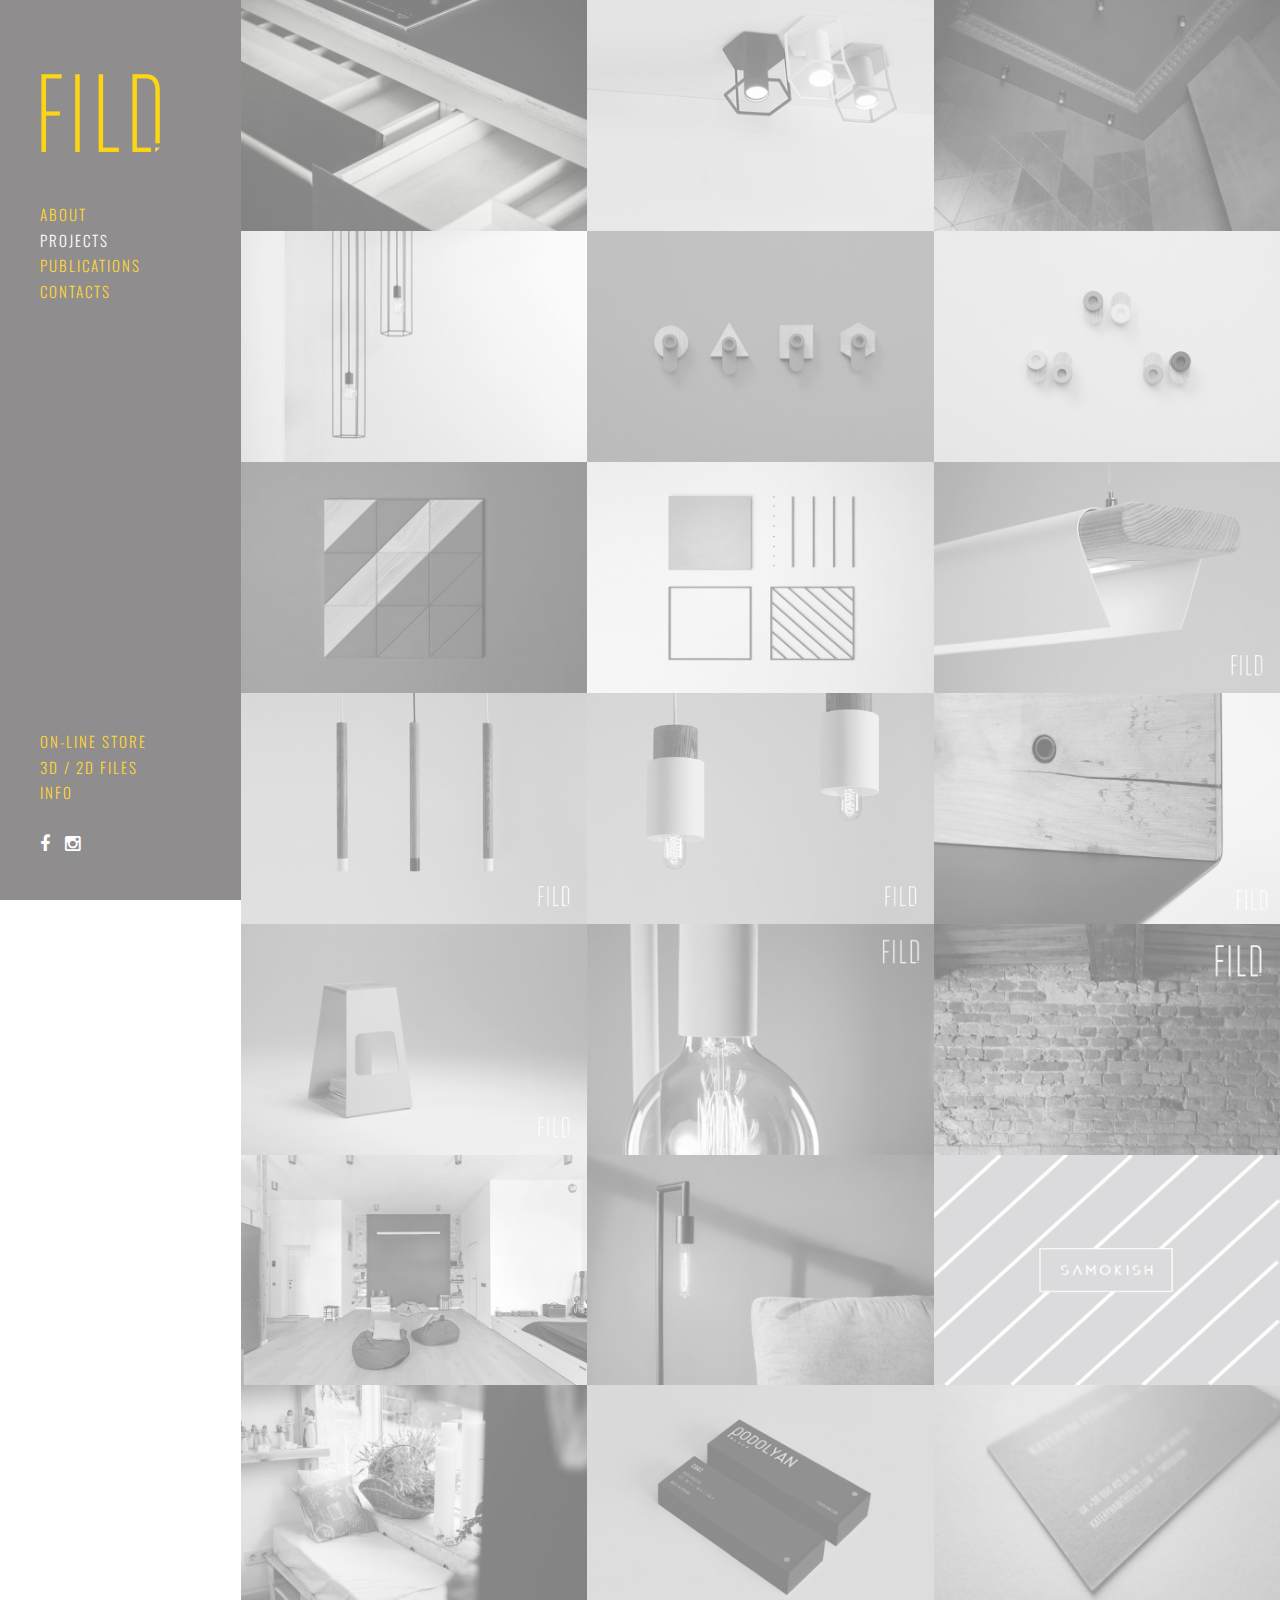
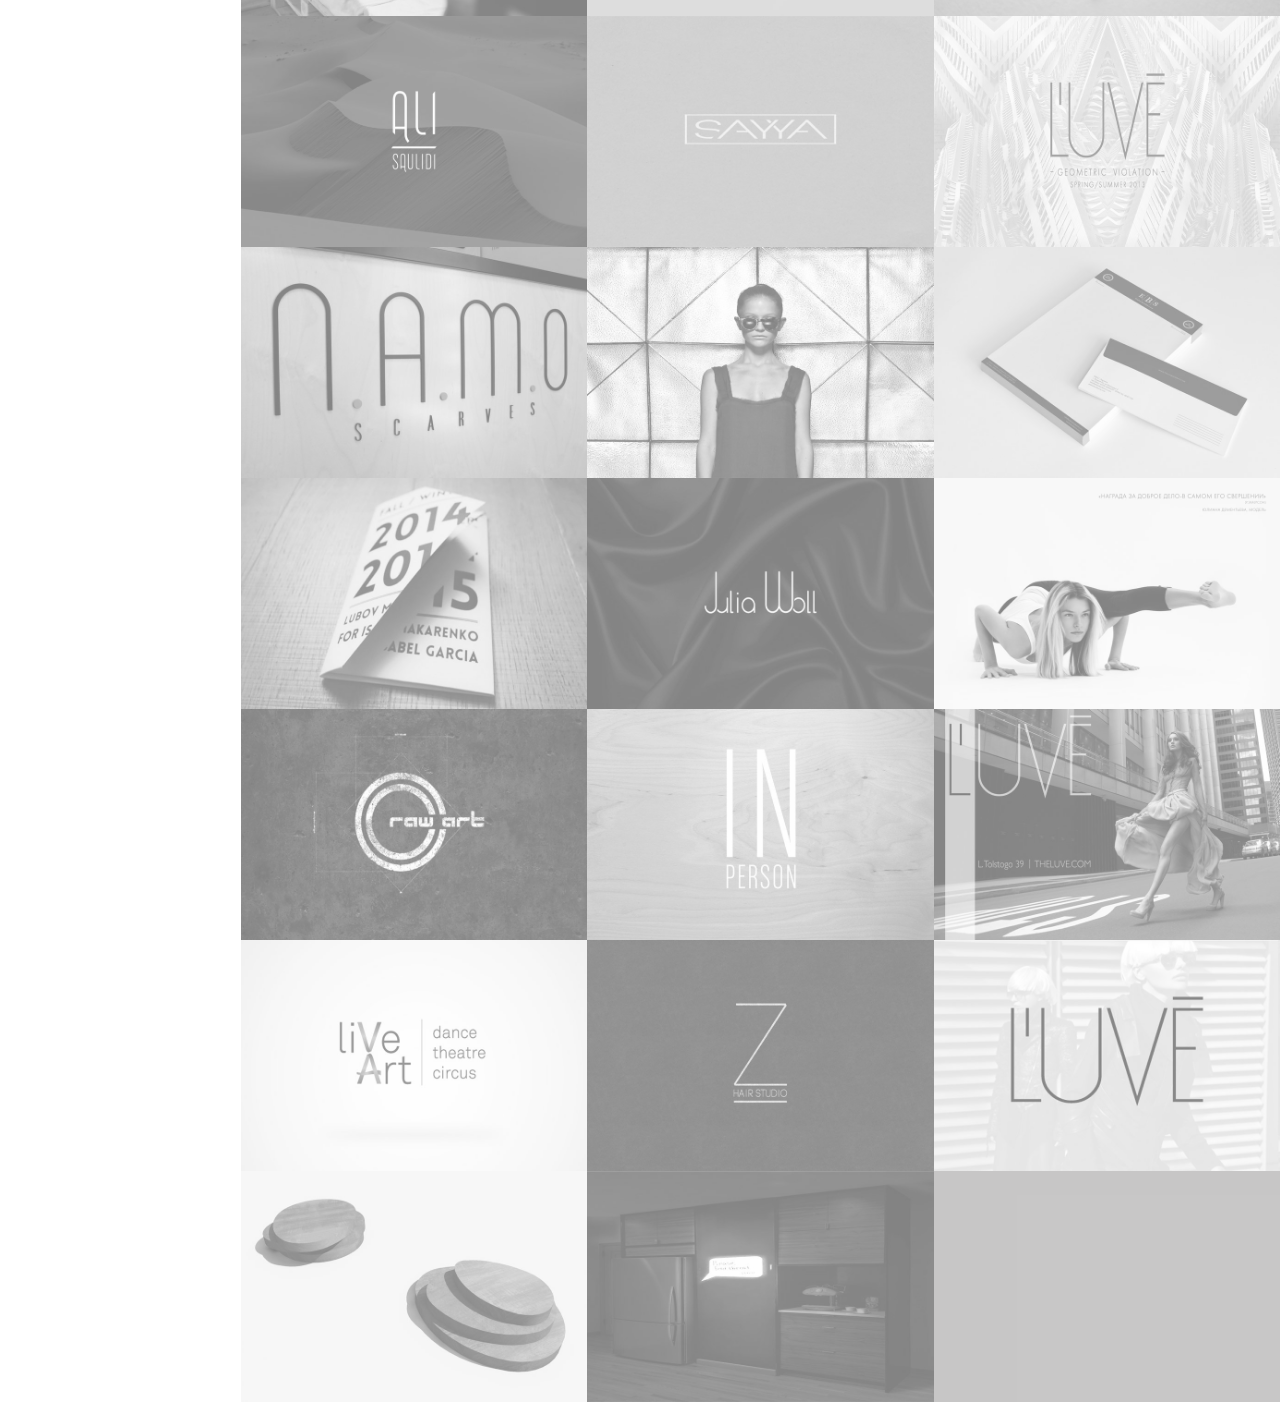
<file: index.html>
<!DOCTYPE html>
<!--[if lt IE 7]><html lang="ru" class="lt-ie9 lt-ie8 lt-ie7"><![endif]-->
<!--[if IE 7]><html lang="ru" class="lt-ie9 lt-ie8"><![endif]-->
<!--[if IE 8]><html lang="ru" class="lt-ie9"><![endif]-->
<!--[if gt IE 8]><!-->
<html>
    <!--<![endif]-->
    <head>
        <meta charset="utf-8" />
        <title>FILD_ME</title>
        <link rel="shortcut icon" type="image/x-icon" href="img/favicon.ico">
        <meta name="description" content="" />
        <meta http-equiv="X-UA-Compatible" content="IE=edge" />
        <meta name="viewport" content="width=device-width, initial-scale=1.0" />
        <link rel="shortcut icon" href="favicon.png" />
        <link rel="stylesheet" href="libs/font-awesome-4.2.0/css/font-awesome.min.css" />
        <link rel="stylesheet" href="css/fonts.css" />
        <link rel="stylesheet" href="css/main.css" />
        <link rel="stylesheet" href="css/media.css" />
        <link href="https://fonts.googleapis.com/css?family=Oswald:300" rel="stylesheet">
    </head>
    <body>
        <div class="wrapper">
            <div class="header_wrap">

                <div class="logo_img">
                    <a href="index.html"><img src="img/logo.png" alt="FILD_ME" /></a>
                </div>
                <div class="top_bar">
                    <button class="fa fa-bars hidden-lg" aria-hidden="true"></button>
                </div>
            </div>
            <div class="wrapper_navigation">

                <button class="fa fa-times x" aria-hidden="true" ></button>

                <menu class="navigation">
                    <li><a href="about.html">About</a></li>
                    <li class="active" ><a href="index.html" > Projects</a></li>
                    <li><a href="publications.html">Publications</a></li>
                    <li><a href="contacts.html">Contacts</a></li>
                </menu>

                <div class="footer_wrap">
                    <menu class="footer_wrap_nav">
                        <li><a href="online_store.html">ON-LINE STORE</a></li>
                        <li ><a href="3d_models.html">3D / 2D FILES</a></li>
                        <li ><a href="info.html">info</a></li>
                    </menu>
                    <div class="soc_icon">
                        <menu>
                            <a href="#"><i class="fa fa-facebook" aria-hidden="true"></i></a> 
                            <a href="#"><i class="fa fa-instagram" aria-hidden="true"></i></a> 
                        </menu>
                    </div>

                </div>
            </div>

        </div>
        <div class="abc">
            <div class="catalog">

                <div class="tills">
                    <img src="img/item_block1.jpg" alt="CHIA Kitchen for ANOVA" />
                    <a href="product_page.html" title="CHIA Kitchen for ANOVA">
                        <span class="dt">
                            <span class="till_content">
                                <span class="till_txt">
                                    CHIA Kitchen for ANOVA
                                </span>

                            </span>

                        </span>
                    </a>
                </div>

                <div class="tills">                   
                    <img src="img/till2.png" alt="archi" />
                    <a href="product_page.html" title="archi">
                        <span class="dt">
                            <span class="till_content">
                                <span class="till_txt">
                                    archi
                                </span>

                            </span>

                        </span>
                    </a>
                </div>

                <div class="tills">
                    <div class="figure">
                        <img src="img/till3f.jpg" alt="podolyan store project" />
                    </div>

                    <a href="product_page.html" title="podolyan store project">
                        <span class="dt">
                            <span class="till_content">
                                <span class="till_txt">
                                    podolyan store project
                                </span>

                            </span>

                        </span>
                    </a>
                </div>

                <div class="tills">
                    <img src="img/till4.jpg" alt="lines" />
                    <a href="product_page.html" title="lines">
                        <span class="dt">
                            <span class="till_content">
                                <span class="till_txt">
                                    lines
                                </span>

                            </span>

                        </span>
                    </a>
                </div>

                <div class="tills">
                    <img src="img/till5.jpg" alt="blocks" />
                    <a href="product_page.html" title="blocks">
                        <span class="dt">
                            <span class="till_content">
                                <span class="till_txt">
                                    blocks
                                </span>

                            </span>

                        </span>
                    </a>
                </div>

                <div class="tills">
                    <img src="img/till6.jpg" alt="heavy cream" />
                    <a href="product_page.html" title="heavy cream">
                        <span class="dt">
                            <span class="till_content">
                                <span class="till_txt">
                                    heavy cream
                                </span>

                            </span>

                        </span>
                    </a>
                </div>

                <div class="tills">
                    <img src="img/till7.jpg" alt="DIAGONAL TILE" />
                    <a href="product_page.html" title="DIAGONAL TILE">
                        <span class="dt">
                            <span class="till_content">
                                <span class="till_txt">
                                    DIAGONAL TILE
                                </span>

                            </span>

                        </span>
                    </a>
                </div>

                <div class="tills">
                    <img src="img/till8.jpg" alt="HATCH TABLE" />
                    <a href="product_page.html" title="HATCH TABLE">
                        <span class="dt">
                            <span class="till_content">
                                <span class="till_txt">
                                    HATCH TABLE
                                </span>

                            </span>

                        </span>
                    </a>
                </div>

                <div class="tills">
                    <img src="img/till9.jpg" alt="SO8" />
                    <a href="product_page.html" title="SO8">
                        <span class="dt">
                            <span class="till_content">
                                <span class="till_txt">
                                    SO8
                                </span>

                            </span>

                        </span>
                    </a>
                </div>

                <div class="tills">
                    <img src="img/till10.jpg" alt="SO6" />
                    <a href="product_page.html" title="SO6">
                        <span class="dt">
                            <span class="till_content">
                                <span class="till_txt">
                                    SO6
                                </span>

                            </span>

                        </span>
                    </a>
                </div>


                <div class="tills">
                    <img src="img/till11.jpg" alt="SO4 shelving unit" />
                    <a href="product_page.html" title="SO4 shelving unit">
                        <span class="dt">
                            <span class="till_content">
                                <span class="till_txt">
                                    SO4 shelving unit
                                </span>

                            </span>

                        </span>
                    </a>
                </div>

                <div class="tills">
                    <img src="img/till12.jpg" alt="SO2 Stool" />
                    <a href="product_page.html" title="SO2 Stool">
                        <span class="dt">
                            <span class="till_content">
                                <span class="till_txt">
                                    SO2 Stool
                                </span>

                            </span>

                        </span>
                    </a>
                </div>

                <div class="tills">
                    <img src="img/till13f.jpg" alt="SO1 Lamp" />
                    <a href="product_page.html" title="SO1 Lamp">
                        <span class="dt">
                            <span class="till_content">
                                <span class="till_txt">
                                    SO1 Lamp
                                </span>

                            </span>

                        </span>
                    </a>
                </div>

                <div class="tills">
                    <img src="img/till14f.jpg" alt="Sustainable Origins Campagne">
                    <a href="product_page.html" title="Sustainable Origins Campagne">
                        <span class="dt">
                            <span class="till_content">
                                <span class="till_txt">
                                    Sustainable Origins Campagne
                                </span>

                            </span>

                        </span>
                    </a>
                </div>

                <div class="tills">
                    <img src="img/tills15.jpg" alt="OPEN STUDIO APARTMENT" />
                    <a href="product_page.html" title="OPEN STUDIO APARTMENT">
                        <span class="dt">
                            <span class="till_content">
                                <span class="till_txt">
                                    OPEN STUDIO APARTMENT
                                </span>

                            </span>

                        </span>
                    </a>
                </div>

                <div class="tills">
                    <img src="img/till16f.jpg" alt="LOFT BEAUTIFICATION" />
                    <a href="product_page.html" title="LOFT BEAUTIFICATION">
                        <span class="dt">
                            <span class="till_content">
                                <span class="till_txt">
                                    LOFT BEAUTIFICATION
                                </span>

                            </span>

                        </span>
                    </a>
                </div>

                <div class="tills">
                    <img src="img/till17f.jpg" alt="Samokish Branding" />
                    <a href="product_page.html" title="Samokish Branding">
                        <span class="dt">
                            <span class="till_content">
                                <span class="till_txt">
                                    Samokish Branding
                                </span>

                            </span>

                        </span>
                    </a>
                </div>

                <div class="tills">
                    <img src="img/till18f.jpg" alt="FLOWER SHOP" />
                    <a href="product_page.html" title="FLOWER SHOP">
                        <span class="dt">
                            <span class="till_content">
                                <span class="till_txt">
                                    FLOWER SHOP
                                </span>

                            </span>

                        </span>
                    </a>
                </div>

                <div class="tills">
                    <img src="img/till19.jpg" alt="PODOLYAN Branding" />   
                    <a href="product_page.html" title="PODOLYAN Branding">
                        <span class="dt">
                            <span class="till_content">
                                <span class="till_txt">
                                    PODOLYAN Branding
                                </span>

                            </span>

                        </span>
                    </a>
                </div>

                <div class="tills">
                    <img src="img/til20.jpg" alt="FILD BUSINESS CARDS" />
                    <a href="product_page.html" title="FILD BUSINESS CARDS">
                        <span class="dt">
                            <span class="till_content">
                                <span class="till_txt">
                                    FILD BUSINESS CARDS
                                </span>

                            </span>

                        </span>
                    </a>
                </div>

                <div class="tills">
                    <img src="img/till21f.jpg" alt="ALI SAULIDI" />   
                    <a href="product_page.html" title="ALI SAULIDI">
                        <span class="dt">
                            <span class="till_content">
                                <span class="till_txt">
                                    ALI SAULIDI
                                </span>

                            </span>

                        </span>
                    </a>
                </div>

                <div class="tills">
                    <img src="img/till22f.jpg" alt="SAYYA FASHION BRAND" />
                    <a href="product_page.html" title="SAYYA FASHION BRAND">
                        <span class="dt">
                            <span class="till_content">
                                <span class="till_txt">
                                    SAYYA FASHION BRAND
                                </span>

                            </span>

                        </span>
                    </a>
                </div>

                <div class="tills">
                    <img src="img/till23f.jpg" alt="L'UVE LOOKBOOK S/S 2013" />   
                    <a href="product_page.html" title="L'UVE LOOKBOOK S/S 2013">
                        <span class="dt">
                            <span class="till_content">
                                <span class="till_txt">
                                    L'UVE LOOKBOOK S/S 2013
                                </span>

                            </span>

                        </span>
                    </a>
                </div>

                <div class="tills">
                    <img src="img/till24f.jpg" alt="N.A.M.O STORE" />  
                    <a href="product_page.html" title="N.A.M.O STORE">
                        <span class="dt">
                            <span class="till_content">
                                <span class="till_txt">
                                    N.A.M.O STORE
                                </span>

                            </span>

                        </span>
                    </a>
                </div>

                <div class="tills">
                    <img src="img/till25f.jpg" alt="L'UVE LOOKBOOK F/W 2012" />
                    <a href="product_page.html" title="L'UVE LOOKBOOK F/W 2012">
                        <span class="dt">
                            <span class="till_content">
                                <span class="till_txt">
                                    L'UVE LOOKBOOK F/W 2012
                                </span>

                            </span>

                        </span>
                    </a>
                </div>

                <div class="tills">
                    <img src="img/till26f.jpg" alt="ETALON BUILD SERVICE" />
                    <a href="product_page.html" title="ETALON BUILD SERVICE">
                        <span class="dt">
                            <span class="till_content">
                                <span class="till_txt">
                                    ETALON BUILD SERVICE
                                </span>

                            </span>

                        </span>
                    </a>
                </div>

                <div class="tills">
                    <img src="img/till27f.jpg" alt="FASHION SHOW INVITATION" />
                    <a href="product_page.html" title="FASHION SHOW INVITATION">
                        <span class="dt">
                            <span class="till_content">
                                <span class="till_txt">
                                    FASHION SHOW INVITATION
                                </span>

                            </span>

                        </span>
                    </a>
                </div>

                <div class="tills">
                    <img src="img/till28f.jpg" alt="JULIA WOLL" />
                    <a href="product_page.html" title="JULIA WOLL">
                        <span class="dt">
                            <span class="till_content">
                                <span class="till_txt">
                                    JULIA WOLL
                                </span>

                            </span>

                        </span>
                    </a>
                </div>

                <div class="tills">
                    <img src="img/till29f.jpg" alt="YOGA CHARITY PROJECT" />
                    <a href="product_page.html" title="YOGA CHARITY PROJECT">
                        <span class="dt">
                            <span class="till_content">
                                <span class="till_txt">
                                    YOGA CHARITY PROJECT
                                </span>

                            </span>

                        </span>
                    </a>
                </div>

                <div class="tills">
                    <img src="img/till30.jpg" alt="RAW ART" />
                    <a href="product_page.html" title="RAW ART">
                        <span class="dt">
                            <span class="till_content">
                                <span class="till_txt">
                                    RAW ART
                                </span>

                            </span>

                        </span>
                    </a>
                </div>

                <div class="tills">
                    <img src="img/till31f.jpg" alt="IN PERSON" />
                    <a href="product_page.html" title="IN PERSON">
                        <span class="dt">
                            <span class="till_content">
                                <span class="till_txt">
                                    IN PERSON
                                </span>

                            </span>

                        </span>
                    </a>
                </div>

                <div class="tills">
                    <img src="img/till32.jpg" alt="L'UVE CAMPAIGN" />
                    <a href="product_page.html" title="L'UVE CAMPAIGN">
                        <span class="dt">
                            <span class="till_content">
                                <span class="till_txt">
                                    L'UVE CAMPAIGN
                                </span>

                            </span>

                        </span>
                    </a>
                </div>

                <div class="tills">
                    <img src="img/till33f.jpg" alt="LIVE ART">
                    <a href="product_page.html" title="LIVE ART">
                        <span class="dt">
                            <span class="till_content">
                                <span class="till_txt">
                                    LIVE ART
                                </span>

                            </span>

                        </span>
                    </a>
                </div>

                <div class="tills">
                    <img src="img/till34f.jpg" alt="Z STUDIO">
                    <a href="product_page.html" title="Z STUDIO">
                        <span class="dt">
                            <span class="till_content">
                                <span class="till_txt">
                                    Z STUDIO
                                </span>

                            </span>

                        </span>
                    </a>
                </div>

                <div class="tills">
                    <img src="img/till35f.jpg" alt="L'UVE WEBSITE" />
                    <a href="product_page.html" title="L'UVE WEBSITE">
                        <span class="dt">
                            <span class="till_content">
                                <span class="till_txt">
                                    L'UVE WEBSITE
                                </span>

                            </span>

                        </span>
                    </a>
                </div>

                <div class="tills">
                    <img src="img/till36f.jpg" alt="SO5" />
                    <a href="product_page.html" title="SO5">
                        <span class="dt">
                            <span class="till_content">
                                <span class="till_txt">
                                    SO5
                                </span>

                            </span>

                        </span>
                    </a>
                </div>

                <div class="tills">
                    <img src="img/till37f.jpg" alt="WOOD AND STONE" />
                    <a href="product_page.html" title="WOOD AND STONE">
                        <span class="dt">
                            <span class="till_content">
                                <span class="till_txt">
                                    WOOD AND STONE
                                </span>

                            </span>

                        </span>
                    </a>
                </div>

                <div class="tills">
                    <img src="img/till38f.jpg" alt="MESSAGE LAMP" />
                    <a href="product_page.html" title="MESSAGE LAMP">
                        <span class="dt">
                            <span class="till_content">
                                <span class="till_txt">
                                    MESSAGE LAMP
                                </span>

                            </span>

                        </span>
                    </a>
                </div>
                <div class="clearfix"></div>
            </div>
        </div>




        <!--[if lt IE 9]>
        <script src="libs/html5shiv/es5-shim.min.js"></script>
        <script src="libs/html5shiv/html5shiv.min.js"></script>
        <script src="libs/html5shiv/html5shiv-printshiv.min.js"></script>
        <script src="libs/respond/respond.min.js"></script>
        <![endif]-->
        <link rel="stylesheet" href="libs/bootstrap/bootstrap-grid-3.3.1.min.css" />
        <script src="libs/jquery/jquery-1.11.1.min.js"></script>
        <script src="js/common.js"></script>
        <!-- Yandex.Metrika counter --><!-- /Yandex.Metrika counter -->
        <!-- Google Analytics counter --><!-- /Google Analytics counter -->
    </body>
</html>
</file>
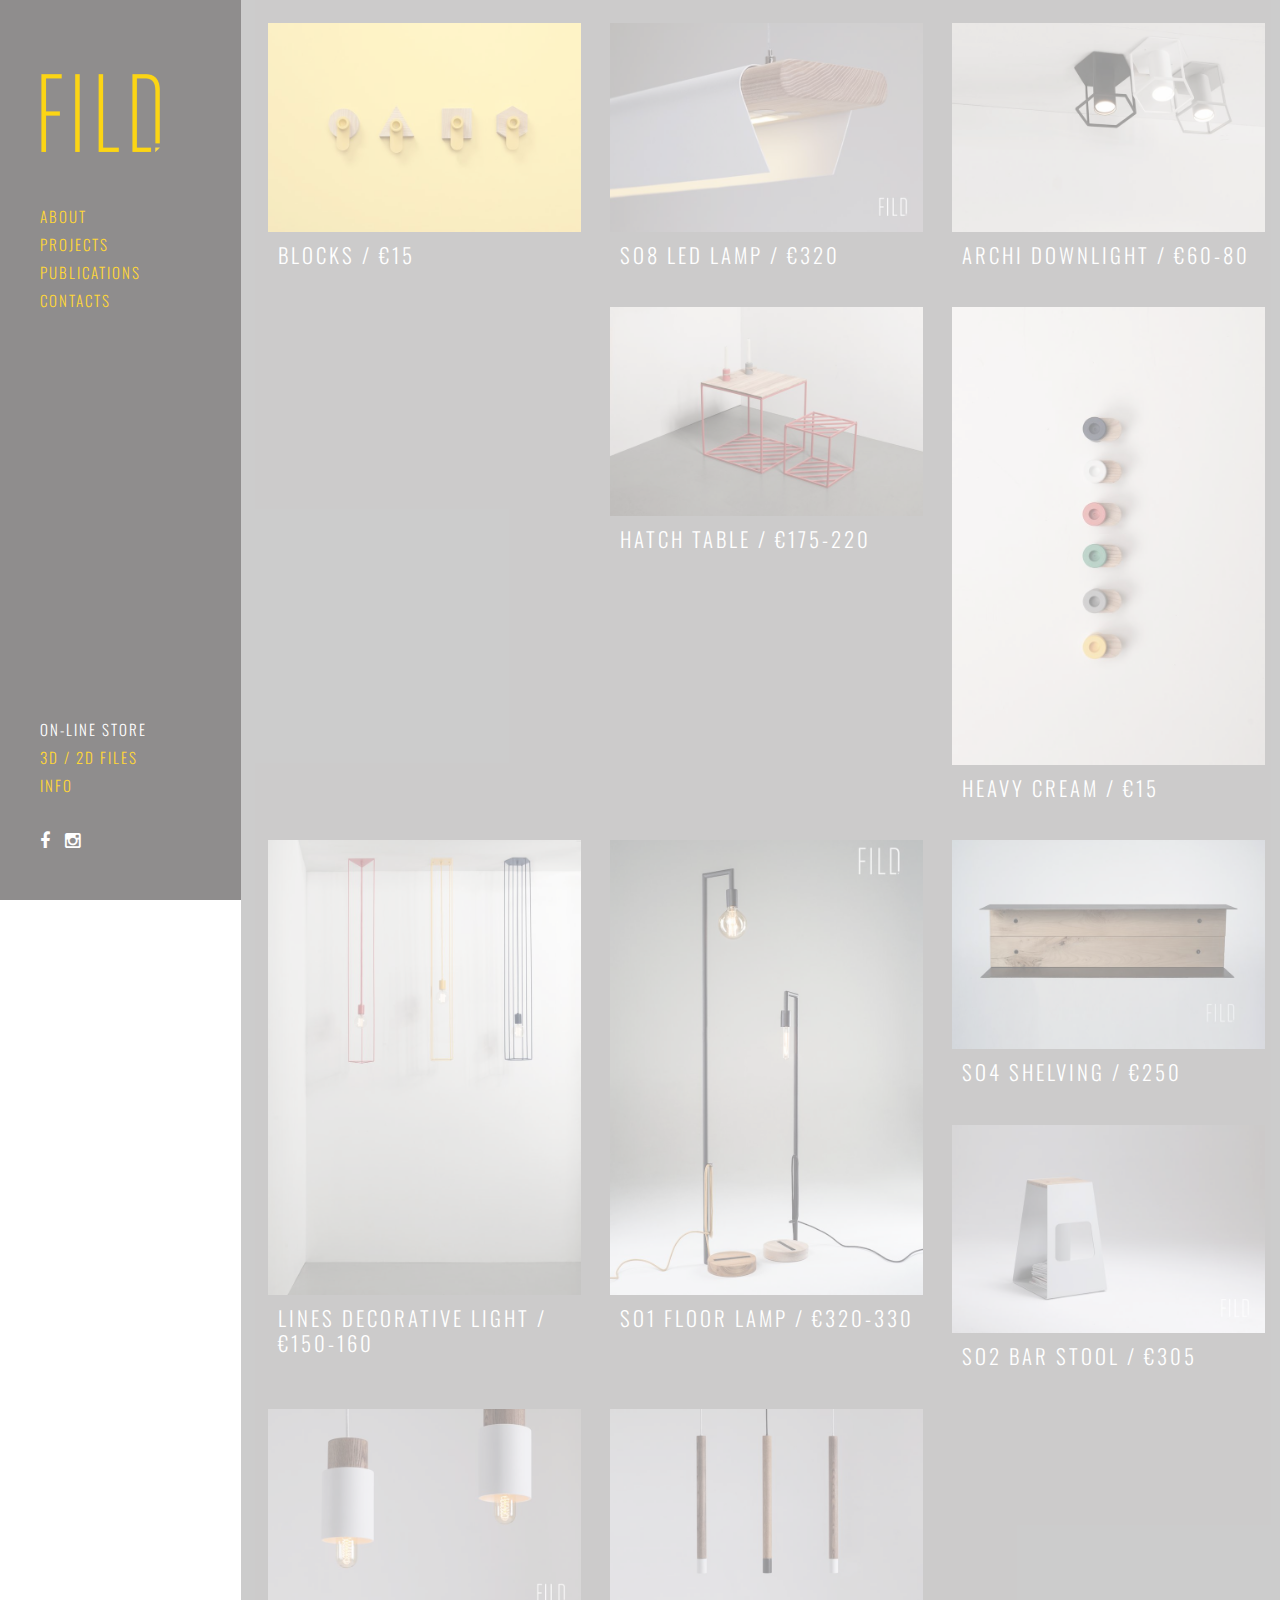
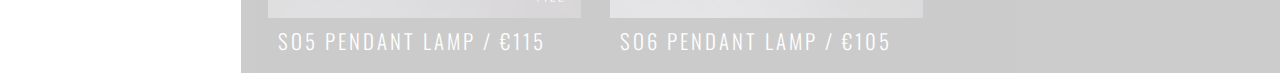
<file: online_store.html>
<!DOCTYPE html>
<!--[if lt IE 7]><html lang="ru" class="lt-ie9 lt-ie8 lt-ie7"><![endif]-->
<!--[if IE 7]><html lang="ru" class="lt-ie9 lt-ie8"><![endif]-->
<!--[if IE 8]><html lang="ru" class="lt-ie9"><![endif]-->
<!--[if gt IE 8]><!-->
<html lang="en">
    <!--<![endif]-->
    <head>
        <meta charset="utf-8" />
        <title>FILD_ME</title>
        <link rel="shortcut icon" type="image/x-icon" href="img/favicon.ico">
        <meta name="description" content="" />
        <meta http-equiv="X-UA-Compatible" content="IE=edge" />
        <meta name="viewport" content="width=device-width, initial-scale=1.0" />
        <link rel="shortcut icon" href="favicon.png" />
        <link rel="stylesheet" href="libs/bootstrap/bootstrap-grid-3.3.1.min.css" />
        <link rel="stylesheet" href="libs/font-awesome-4.2.0/css/font-awesome.min.css" />
        <link rel="stylesheet" href="css/fonts.css" />
        <link rel="stylesheet" href="css/main.css" />
        <link rel="stylesheet" href="css/media.css" />
        <link href="https://fonts.googleapis.com/css?family=Oswald:300" rel="stylesheet">
    </head>
    <body>

        <div class="wrapper">
            <div class="header_wrap">

                <div class="logo_img">
                    <a href="index.html"><img src="img/logo.png" alt="FILD_ME" /></a>
                </div>
                <div class="top_bar">
                    <button class="fa fa-bars hidden-lg" aria-hidden="true"></button>
                </div>
            </div>
            <div class="wrapper_navigation">

                <button class="fa fa-times x" aria-hidden="true" ></button>

                <menu class="navigation">
                    <li> <a href='about.html'>About</a></li>
                    <li ><a href="index.html" > Projects</a></li>
                    <li ><a href="publications.html">Publications</a></li>
                    <li ><a href="contacts.html">Contacts</a></li>
                </menu>

                <div class="footer_wrap">
                    <menu class="footer_wrap_nav">
                        <li  class="active" ><a href="online_store">ON-LINE STORE</a></li>
                        <li ><a href="3d_models.html">3D / 2D FILES</a></li>
                        <li><a href="info.html">info</a></li>
                    </menu>
                    <div class="soc_icon">
                        <menu>
                            <a href="#"><i class="fa fa-facebook" aria-hidden="true"></i></a> 
                            <a href="#"><i class="fa fa-instagram" aria-hidden="true"></i></a> 
                        </menu>
                    </div>

                </div>
            </div>

        </div>
        <div class="abc">   
            <div class="online_store">
                <div class="store_till">

                    <a href="os_product_page.html">
                        <img src="img/online_store/store-till1.jpg" alt="BLOCKS / €15" />
                        <div class="store_till_item">
                            <h2>BLOCKS / €15</h2>
                        </div>
                    </a>

                </div>
                <div class="store_till">

                    <a href="os_product_page.html">
                        <img src="img/online_store/store-till2.jpg" alt="SO8 LED Lamp / €320" />
                        <div class="store_till_item">
                            <h2>SO8 LED Lamp / €320</h2>
                        </div>
                    </a>

                </div>
                <div class="store_till">
                    <a href="os_product_page.html">
                        <img src="img/online_store/store-till3.jpg" alt="ARCHI Downlight / €60-80" />
                        <div class="store_till_item">
                            <h2>ARCHI Downlight / €60-80</h2>
                        </div>
                    </a>

                </div>
                <div class="store_till">
                    <a href="os_product_page.html">
                        <img src="img/online_store/store-till4.jpg" alt="HATCH TABLE / €175-220" />
                        <div class="store_till_item">
                            <h2>HATCH TABLE / €175-220</h2>
                        </div>
                    </a>

                </div>
                <div class="store_till">
                    <a href="os_product_page.html">
                        <img src="img/online_store/store-till151.jpg" alt="HEAVY CREAM / €15" />
                        <div class="store_till_item">
                            <h2>HEAVY CREAM / €15</h2>
                        </div>
                    </a>

                </div>
                <div class="store_till">
                    <a href="os_product_page.html">
                        <img src="img/online_store/store-till6.jpg" alt="LINES DECORATIVE LIGHT / €150-160" />
                        <div class="store_till_item">
                            <h2>LINES DECORATIVE LIGHT / €150-160 </h2>
                        </div>
                    </a>

                </div>
                <div class="store_till">
                    <a href="os_product_page.html">
                        <img src="img/online_store/store-till7.jpg" alt="SO1 FLOOR LAMP / €320-330" />
                        <div class="store_till_item">
                            <h2>SO1 FLOOR LAMP / €320-330</h2>
                        </div>
                    </a>

                </div>
                <div class="store_till">
                    <a href="os_product_page.html">
                        <img src="img/online_store/store-till8.jpg" alt="SO4 SHELVING / €250" />
                        <div class="store_till_item">
                            <h2>SO4 SHELVING / €250</h2>
                        </div>
                    </a>

                </div>
                <div class="store_till">
                    <a href="os_product_page.html">
                        <img src="img/online_store/store-till9.jpg" alt="SO2 BAR STOOL / €305" />
                        <div class="store_till_item">
                            <h2>SO2 BAR STOOL / €305</h2>
                        </div>
                    </a>

                </div>
                <div class="store_till">
                    <a href="os_product_page.html">
                        <img src="img/online_store/store-till10.jpg" alt="SO5 PENDANT LAMP / €115" />
                        <div class="store_till_item">
                            <h2>SO5 PENDANT LAMP / €115</h2>
                        </div>
                    </a>

                </div>
                <div class="store_till">
                    <a href="os_product_page.html">
                        <img src="img/online_store/store-till11.jpg" alt="SO6 PENDANT LAMP / €105" />
                        <div class="store_till_item">
                            <h2>SO6 PENDANT LAMP / €105</h2>
                        </div>
                    </a>

                </div>

                <div class="clearfix"></div>
            </div>
        </div>
        <!--[if lt IE 9]>
      <script src="libs/html5shiv/es5-shim.min.js"></script>
      <script src="libs/html5shiv/html5shiv.min.js"></script>
      <script src="libs/html5shiv/html5shiv-printshiv.min.js"></script>
      <script src="libs/respond/respond.min.js"></script>
      <![endif]-->
        <script src="libs/jquery/jquery-1.11.1.min.js"></script>
        <script src="js/common.js"></script>
        <!-- Yandex.Metrika counter --><!-- /Yandex.Metrika counter -->
        <!-- Google Analytics counter --><!-- /Google Analytics counter -->
    </body>
</html>
</file>
<file: css/fonts.css>
/* font-family: "RobotoRegular"; */
@font-face {
	font-family: "RobotoRegular";
	src: url("../fonts/RobotoRegular/RobotoRegular.eot");
	src: url("../fonts/RobotoRegular/RobotoRegular.eot?#iefix")format("embedded-opentype"),
	url("../fonts/RobotoRegular/RobotoRegular.woff") format("woff"),
	url("../fonts/RobotoRegular/RobotoRegular.ttf") format("truetype");
	font-style: normal;
	font-weight: normal;
}
/* font-family: "RobotoLight"; */
@font-face {
	font-family: "RobotoLight";
	src: url("../fonts/RobotoLight/RobotoLight.eot");
	src: url("../fonts/RobotoLight/RobotoLight.eot?#iefix")format("embedded-opentype"),
	url("../fonts/RobotoLight/RobotoLight.woff") format("woff"),
	url("../fonts/RobotoLight/RobotoLight.ttf") format("truetype");
	font-style: normal;
	font-weight: normal;
}
/* font-family: "RobotoMedium"; */
@font-face {
	font-family: "RobotoMedium";
	src: url("../fonts/RobotoMedium/RobotoMedium.eot");
	src: url("../fonts/RobotoMedium/RobotoMedium.eot?#iefix")format("embedded-opentype"),
	url("../fonts/RobotoMedium/RobotoMedium.woff") format("woff"),
	url("../fonts/RobotoMedium/RobotoMedium.ttf") format("truetype");
	font-style: normal;
	font-weight: normal;
}
/* font-family: "RobotoBold"; */
@font-face {
	font-family: "RobotoBold";
	src: url("../fonts/RobotoBold/RobotoBold.eot");
	src: url("../fonts/RobotoBold/RobotoBold.eot?#iefix")format("embedded-opentype"),
	url("../fonts/RobotoBold/RobotoBold.woff") format("woff"),
	url("../fonts/RobotoBold/RobotoBold.ttf") format("truetype");
	font-style: normal;
	font-weight: normal;
}
/* font-family: "ProximaNovaRegular"; */
@font-face {
    font-family: "ProximaNovaRegular";
    src: url("../fonts/ProximaNovaRegular/ProximaNovaRegular.eot");
    src: url("../fonts/ProximaNovaRegular/ProximaNovaRegular.eot?#iefix")format("embedded-opentype"),
    url("../fonts/ProximaNovaRegular/ProximaNovaRegular.woff") format("woff"),
    url("../fonts/ProximaNovaRegular/ProximaNovaRegular.ttf") format("truetype");
    font-style: normal;
    font-weight: normal;
}
/* font-family: "ProximaNovaBold"; */
@font-face {
    font-family: "ProximaNovaBold";
    src: url("../fonts/ProximaNovaBold/ProximaNovaBold.eot");
    src: url("../fonts/ProximaNovaBold/ProximaNovaBold.eot?#iefix")format("embedded-opentype"),
    url("../fonts/ProximaNovaBold/ProximaNovaBold.woff") format("woff"),
    url("../fonts/ProximaNovaBold/ProximaNovaBold.ttf") format("truetype");
    font-style: normal;
    font-weight: normal;
}
/* font-family: "ProximaNovaBlack"; */
@font-face {
    font-family: "ProximaNovaBlack";
    src: url("../fonts/ProximaNovaBlack/ProximaNovaBlack.eot");
    src: url("../fonts/ProximaNovaBlack/ProximaNovaBlack.eot?#iefix")format("embedded-opentype"),
    url("../fonts/ProximaNovaBlack/ProximaNovaBlack.woff") format("woff"),
    url("../fonts/ProximaNovaBlack/ProximaNovaBlack.ttf") format("truetype");
    font-style: normal;
    font-weight: normal;
}

@font-face {
    font-family: "Oswald-Regular";
    src: url("../fonts/Oswald-Regular.eot");
    src: url("../fonts/Oswald-Regular.eot?#iefix")format("embedded-opentype"),
    url("../fonts/Oswald-Regular.woff") format("woff"),
    url("../fonts/Oswald-Regular.ttf") format("truetype");
    font-style: normal;
    font-weight: normal;
}

@font-face {
    font-family: "Abel-Regular";
    src: url("../fonts/Abel-Regular.eot");
    src: url("../fonts/Abel-Regular.eot?#iefix")format("embedded-opentype"),
    url("../fonts/Abel-Regular.woff") format("woff"),
    url("../fonts/Abel-Regular.ttf") format("truetype");
    font-style: normal;
    font-weight: normal;
}
@font-face {
  font-family: "socicon";
  src:url("fonts/socicon.eot");
  src:url("fonts/socicon.eot?#iefix") format("embedded-opentype"),
    url("fonts/socicon.woff") format("woff"),
    url("fonts/socicon.ttf") format("truetype"),
    url("fonts/socicon.svg#socicon") format("svg");
  font-weight: normal;
  font-style: normal;
}
</file>
<file: css/main.css>
*::-webkit-input-placeholder {
    color: #666;
    opacity: 1;
}
*:-moz-placeholder {
    color: #666;
    opacity: 1;
}
*::-moz-placeholder {
    color: #666;
    opacity: 1;
}
*:-ms-input-placeholder {
    color: #666;
    opacity: 1;
}

body input:focus:required:invalid,
body textarea:focus:required:invalid {

}
body input:required:valid,
body textarea:required:valid {

}
body {
    font-family: "ProximaNovaRegular",Helvetica,Arial,sans-serif;
    font-size: 14px;
    line-height: 1.75em;
    font-family: "Abel";
    font-size: 16px;
    line-height: 1.6em;
    text-transform: none;
    letter-spacing: 0px;
    font-weight: 400;
    font-style: normal;
    overflow-x: hidden;


}
a{
    color:#ffd738;
}
.wrapper{
    position: fixed;
    background-color: #8f8d8d;
    width: 241px;
    height: 100%;
    padding: 65px 0;
    font-family: "Oswald";
   text-transform: uppercase;
    letter-spacing: 2px;
    font-weight: 300;
    font-style: normal;
    line-height: 1.75em;
    display: block;
    z-index: 101;

}
.wrapper a{
    color:#ffd738;
    /*    transition: color .2s 0s ease-in-out;*/
    -webkit-transition:color .2s 0s ease-in-out;
    -moz-transition: color .2s 0s ease-in-out;
    -ms-transition: color .2s 0s ease-in-out;
    -o-transition: color .2s 0s ease-in-out;
    transition: color .2s 0s ease-in-out;
    font-size: 15px;

}
.wrapper li{
    list-style: none;
}
.wrapper li.active a,
a:hover {
    color: white;
}

.header_wrap .logo_img{
    width:160px;
    height: 107px;
    margin: 0 auto;
}
.header_wrap .logo_img img{
    width: 100%;
}
.navigation{
    margin-top: 30px;
}
.wrapper .footer_wrap{
    position: absolute;
    bottom: 0;
    margin-bottom: 30px;
}

.wrapper .soc_icon a{
    color: #fff;
    font-size: 18px;
    margin-right: 8px;
}
.wrapper .soc_icon a:hover{
    color: silver;
}
.wrapper .footer_wrap_nav{
    padding-bottom: 10px;
}
.abc{
    position:static;
    width: 100%;
    padding-left: 241px;


}
.catalog{
    position: relative;
    width: 100%;
    height:100%;
    background-color:#8f8d8d;
}
.catalog .tills img{
    max-width:100%;
    background-size:contain;
    height:auto;
}
.figure{
    overflow: hidden;
    position: relative;
    z-index: 1;
    width: 100%;


}
.catalog .tills {
    width:25%;
    float: left;
    position: relative;
}
.catalog .tills a {
    font-size: 1.8em;
    display: block;
    position: absolute;
    z-index: 4;
    top: 0;
    right: 0;
    bottom: 0;
    left: 0;

}
span.dt {
    position: absolute;
    top:0;
    text-align: center;
    width:100%;
    height: 100%;
    transition: all ease 0.5s;
    color:transparent;

}
span .till_content{
    font-family: "Oswald";
    line-height:1.2em;
    text-transform: uppercase;
    letter-spacing: 2px;
}
.till_txt{
    position: absolute;
    top:35%;
    left: 10%;
    right: 10%;

}
.catalog .tills a:hover span.dt {
    background-color: rgba(255,215,56,0.8);
    color:white;

}
.x {
    color:#ffd738;
    margin-left:185px;
    border:none;
    background: none;
    font-size: 25px;
}
.about_info{
    width: 100%;
    padding-left: 64px;
    padding-top: 65px;
    background-color: #fff;
    height: 100%;
    font-family: "Abel-Regular";
    font-size: 16px;
    line-height: 1.6em;
    text-transform: none;
    letter-spacing: 0px;
    color: #8f8d8d;

}
.wrap_about{
    width: 42em;
}
.about_info h1,h1{
    font-family: "Proxima Nova",Helvetica,Arial,sans-serif;
    font-weight: 400;
    letter-spacing: 0px;
    text-transform: none;
    font-family: "Oswald";
    font-size: 1.8em;
    text-transform: uppercase;
    letter-spacing: 3px;
    font-style: normal;
    margin: 0;
    margin-bottom: 50px;
    line-height: 1.25em;
    color: #ffd738;

}
p{
    color: #8f8d8d;
    font-family: "Abel-Regular";

}
.about_info p span{
    font-size: 11.0pt;
}
.border_block{
    position: relative;
    height: auto;
    padding-top: 1px;
    outline: none;
    box-shadow: inset 0 0 0 1px rgba(128,128,128,0.2);
    -webkit-transition: box-shadow .2s ease-in-out;
    transition: box-shadow .2s ease-in-out;
    -webkit-transition: box-shadow .2s ease-in-out .2s 0s ease-in-out;
    -moz-transition: box-shadow .2s ease-in-out .2s 0s ease-in-out;
    -o-transition: box-shadow .2s ease-in-out .2s 0s ease-in-out;
    transition: box-shadow .2s ease-in-out .2s 0s ease-in-out
}
.block_us{
    margin-top:50px;
}
.block_us strong{
    text-transform: uppercase;
    color: #ffd738;

}
.image{
    margin-top:50px;
    margin-bottom: 80px;
}

.image img{
    width: 100%;
    height: auto;
}
.puclications {
    padding-left: 64px;
    padding-top: 90px;
    width: 100%;
    font-family: "Abel-Regular";
    background-color: #fff;
}
.puclications .public_info{
    position:fixed;
    right: 0px;
    top: 0;
    text-align: left;
    max-width: 750px;
    padding: 65px;

}

.puclications .public_info h1,
.product_info h1{
    font-family: "Oswald";
    font-size: 1.8em;
    text-transform: uppercase;
    letter-spacing: 3px;
    font-weight: normal;
    font-style: normal;
    line-height: 1.25em;
    color: #ffd738;
    margin-bottom: 25px;
    padding-top: 8px;
}
h2 {
    font-family: "Proxima Nova",Helvetica,Arial,sans-serif;
    font-weight: 600;
    font-size: 1.5em;
    letter-spacing: 0px;
    text-transform: none;
    font-family: "Oswald";
    font-size: 1.8em;
    text-transform: uppercase;
    letter-spacing: 3px;
    font-weight: 300;
    font-style: normal;
    font-size: 1.35em;
    color: #ffd738;
}
.public_image,.os_product_image{
    position: relative;
    width: 740px;
}
.p_img{
    position: relative;
}
.public_image .pub_img img{
    width: 100%;
    height: auto;
    margin-bottom: 65px;

}

.img_items{
    position:absolute;
    left: -40em;
    top: 0;
    background-color: #fff;
    width:80%;
    height: 100%;
    padding-top: 45px;
    padding-left: 65px;
    padding-right: 65px;   
    z-index: 1;
}
.img_items h1{
    font-family: "Oswald";
    font-size: 1.8em;
    text-transform: uppercase;
    letter-spacing: 3px;
    font-weight: 300;
    font-style: normal;
    line-height: 1.25em;
    color: #ffd738;
    margin-bottom: 25px;
}

.button-expand,
.active_slider {
    position: absolute;
    top: 24px;
    right: 24px;
    width: 56px;
    height:56px;
    padding: 12px;
    padding-left: 18px;
    -webkit-border-radius: 28px;
    border-radius: 28px;
    background-clip: padding-box;
    background-color:transparent;
    -moz-osx-font-smoothing: grayscale;
    -webkit-font-smoothing: antialiased;
    -webkit-transition: all .2s 0s ease-in-out;
    -moz-transition: all .2s 0s ease-in-out;
    -o-transition: all .2s 0s ease-in-out;
    transition: all .2s 0s ease-in-out;
    cursor: hand;
    cursor: pointer;


}

.active_slider>div,
.button-expand>div {

    display: block;
    width: 100%;
    height: 100%;
    font-style: normal;
    speak: none;
    font-weight: normal;
    line-height: 1em;
    -webkit-font-smoothing: antialiased;
    font-size: 32px;
    line-height: 32px;
    color: transparent;
    cursor: hand;
    cursor: pointer;
    -webkit-transition: all .2s 0s ease-in-out;
    -moz-transition: all .2s 0s ease-in-out;
    -o-transition: all .2s 0s ease-in-out;
    transition: all .2s 0s ease-in-out;

}
.active_slider{
    -webkit-transform: rotate(-45deg);
    -moz-transform: rotate(-45deg);
    -ms-transform: rotate(-45deg);
    -o-transform: rotate(-45deg);
    transform: rotate(-45deg);
}
.button-expand>div:before,
.active_slider>div:before {
    content: "+";
}
.public_image .p_img:hover .button-expand,
.active_slider{
    background-color:rgba(0,0,0,.85)
}
.public_image .p_img:hover .button-expand>div,
.active_slider>div{
    color:#fff;
}

.puclications .product_info{
    position: absolute;
    right: 0;
    top: 0;
    text-align: left;
    max-width: 750px;
    padding: 65px;
}
.contacts{
    padding:65px;
    background-color: #fff;
    font-family: "Abel-Regular";
    position: relative;

}
.wrap_contact{
    width: 42em;

}
.contacts h2{
    margin-top: 0;
}
.contacts .border_block,
.d_models .border_block{
    margin:50px 0;
}
.d_models,
.info{
    padding: 65px;
    width: 50em;
}
.d_models a:hover,
.info a:hover{
    color: #ebbb00;
}
.info h1{
    margin-bottom: 0;
}
.info p{
    margin-bottom: 60px;
}
.info div{
    font-family: "Abel-Regular";
    font-size: 1.2em;
    margin-bottom: 40px;
}
.online_store{
    width: 100%;
    height: auto;
    background-color:#8f8d8d;
    position: relative;
    top: 0;
    left: 0;
    padding:3px 0 0 13px ;
}
.store_till{
    width: 23.1%;
    margin:20px 13px 18px 10px;
    float: left;
}
.store_till a{
    width: 100%;
    height: auto;
}
.store_till h2{
    color: #fff;
    padding-left: 10px;
    margin-top: 10px;
    margin-bottom: 0; 
    font-size: 1.3em;
}
.store_till img{
    width: 100%;
    height: auto;
    background-size: contain;
    background-color:#0085bd;
    -webkit-transition: all .2s 0s ease-in-out;
    -moz-transition: all .2s 0s ease-in-out;
    -ms-transition: all .2s 0s ease-in-out;
    -o-transition: all .2s 0s ease-in-out;
    transition: all .2s 0s ease-in-out;
}
.store_till img:hover{
    opacity: 0.9;
}
.clearfix::after {
    content: "";
    display: table;
    clear: both;
}
.os_product_page{
    position: relative;
}
.os_product_page p{
    position: relative;
}
.os_product_page .back .fa{
    font-size:12px;
    position: absolute;
    top: 6px;
    left: -8px;
}
.os_product_page .back a{
    text-transform: uppercase;
    display: block;
    margin-bottom: 65px;
    color: rgba(143, 141, 141, 0.38200000000000006);
    vertical-align: middle;
    transition: opacity;
    -webkit-transition: opacity .2s 0s ease-in-out;
    -moz-transition: opacity .2s 0s ease-in-out;
    -o-transition: opacity .2s 0s ease-in-out;
    transition: opacity .2s 0s ease-in-out;
}
.os_product_page .back a:hover {
    color: rgba(143,141,141,.75);
}
.os_product_page .order{
    border:none;
    background-color: #ffd738;
    color: #fff;
    padding: 8px 14px;
    text-transform: uppercase;
    font-size: 16px;
}
.order_form .order_send{
    margin-top: 10px;
    font-weight: bold;
    padding: 8px 40px;
    border:none;
    background-color: #ffd738;
    color: #fff;
    text-transform: uppercase;
    font-size: 15px;
    font-family: "Oswald";
    border-radius: 0;
    font-weight: bolder;
}
.os_product_image img{
    margin-bottom: 60px;
    width: 100%;
}

.order_form{
    position:absolute;
    top:0;
    left:0;
    width: 100%;
    height:auto;
    background-color:rgba(255,255,255,.95);
    display: none;
    padding: 65px;
    padding-left: 306px;
    z-index: 100;





}
.order_wrap{
    width: 42em;
}
.order_form .border_block{
    box-shadow: inset 0 0 0 1px rgba(128,128,128,0.9);
    -webkit-transition: box-shadow .2s ease-in-out;
    transition: box-shadow .2s ease-in-out;
    -webkit-transition: box-shadow .2s ease-in-out .2s 0s ease-in-out;
    -moz-transition: box-shadow .2s ease-in-out .2s 0s ease-in-out;
    -o-transition: box-shadow .2s ease-in-out .2s 0s ease-in-out;
    transition: box-shadow .2s ease-in-out .2s 0s ease-in-out;
    margin-bottom: 25px;
}
.order_form h1{
    margin-bottom: 0;
}
.order_form p{
    font-size: 14px;
    margin-bottom: 0;
    text-transform: uppercase;
    font-weight: 400;

}
.order_form select{
    margin: 0;
}
.order_form input,textarea{
    border: 1px solid rgba(143, 141, 141, 0.38200000000000006);
    border-radius: 3px;
    background-color:rgba(143, 141, 141, 0.03);
}
.order_form #quantity{
    margin-bottom: 10px;
}
.order_form #first_name{
    margin-right: 25px;
}
.first_name,.last_name{
    position: relative;
    float: left;
    margin-bottom: 30px;
}
.order_form .l_name,
.order_form .f_name{
    position: absolute;
    top: 30px;
    left: 0;

}
small{
    color: #8f8d8d;
    font-weight: 400;
}
.close_order{
    display: block;
    position: absolute;
    top: 40px;
    right: 60px;
    width: 36px;
    height: 36px;
    padding: 24px;
    font-family: 'squarespace-ui-font';
    font-style: normal;
    speak: none;
    font-weight: 600;
    font-size: 32px;
    line-height: 1em;
    -webkit-font-smoothing: antialiased;
    font-size: 36px;
    line-height: 36px;
    color: #8f8d8d;
    -webkit-transform: rotate(-45deg);
    -moz-transform: rotate(-45deg);
    -ms-transform: rotate(-45deg);
    -o-transform: rotate(-45deg);
    transform: rotate(-45deg);

}
.close_order::before{
    content: "+";
}
</file>
<file: css/media.css>
/*==========  Desktop First Method  ==========*/

/* Large Devices, Wide Screens */
@media only screen and (max-width : 1440px) {
    .puclications .public_image,
    .os_product_page .os_product_image{
        width: 550px;
    }
    .puclications .public_info,
    .os_product_page .os_product_info{

        max-width:600px;
    }
}
@media only screen and (max-width : 1390px) {
    .catalog .tills {
        width: 33.3333%;
    }
}

@media only screen and (max-width : 1200px) {
    .puclications  .public_image,
    .os_product_page .os_product_image{
        width: 350px;
    }
    .puclications .public_info,
    .product_page .product_info,
    .os_product_page .os_product_info{
        max-width:600px;
    }
    .puclications  .public_image .img_items {
        padding: 10px;
    }
}
@media only screen and (max-width : 1104px) {
    .catalog .tills {
        width: 50%;
    }

}
@media only screen and (max-width : 1024px) {
    .wrapper{
        position: relative;
        background-color: #8f8d8d;
        width:100%;
        padding: 20px 0;
    }
    .header_wrap .logo_img {
        width: 60px;
        height: 40px;
        margin: 0 25px;
    }
    .top_bar button {
        position: absolute;
        z-index: 12;
        color: #ffd738;
        right: 30px;
        top: 25px;
        font-size: 20px;
        background: none;
        border: none;
    }
    .wrapper_navigation {
        width:250px;
        position: absolute;
        z-index: 12;
        background-color: #8f8d8d;
        right: -250px;
        top: -5px;
        padding-top: 25px;
        height:1000px;
    }
    .catalog{
        padding-left: 0;
    }
    .catalog .tills {
        width: 33.3333%;

    }
    .wrapper .footer_wrap{
        position: relative;

    }
    .abc{
        position: absolute;
        padding-top:0;
        padding-left: 0;
    }  
    .about_info{
        padding: 0;
    }
    .wrap_about{
        padding: 30px 25px ;
        width: 100%;
    }
    .image{
        margin: 0;
        margin-top: 60px;
    }
    .puclications {
        padding:20px;
    }
    .puclications .public_info,
    .product_page .product_info,
    os_product_page .os_product_info{
        left: 55%;
        top: 70px;
        width: 45%;
        padding:0;
        padding-right: 20px;
        -webkit-transition: all .25s ease-in-out;
        -moz-transition: all .25s ease-in-out;
        -o-transition: all .25s ease-in-out;
        transition: all .25s ease-in-out;
    }
    .puclications .public_image,
    .os_product_page .os_product_image{
        width: 50%;
    }
    .os_product_page .os_product_image img{
        margin-bottom: 25px;
    }
    .product_page .product_info{
        top:0;
    }
    .contacts,
    .d_models,
    .info{
        padding: 25px;
    }
    .wrap_contact,
    .d_models{
        width:100%;
    }
    .store_till {
        width: 30%;
        margin: 20px 1.6%;
    }
    .order_form{
        padding:20px;
    }
    .close_order{
        top: 10px;
        right: 40px;
    }
}

/* Medium Devices, Desktops */
@media only screen and (max-width : 950px) {
    .store_till{
        width: 46%;
        margin: 20px 1.5%;
    }

}
@media only screen and (max-width : 863px) {
    .catalog .tills{
        width: 50%;
    }
}

/* Small Devices, Tablets */
@media only screen and (max-width : 720px) {
    .order_wrap{
        width: 100%;
    }
    .order_form #email,#phone,#info,#country,#city,#zip,#street,#apartament{
        width: 100%;
    }
    .first_name, .last_name{
        float: none;
    }
}
@media only screen and (max-width : 640px) {
    .wrapper{
        height: 50px;
        padding: 0;
    }
    .header_wrap .logo_img{
        margin: 0;
        width: 45px;
        height: 30px;
        position: relative;
        left:10px;
        top:10px;


    }
    .top_bar button {
        right: 10px;
        top: 12px;
    }
    .wrapper_navigation {
        top: -10px;

    }
    .wrap_about{
        padding: 30px 10px ;
        width: 100%;
    }
    .puclications,.os_product_page{
        padding: 0 10px;
    }
    .puclications .public_info,
    .product_page .product_info{
        position:relative;
        left:0!important;
        padding: 0;
        width: 100%;
        top:0;
    }
    .puclications .public_info h1,
    .product_page .product_info h1{
        margin-top: 0;
    }
    .product_page .product_image .pub_img img{
        margin-bottom: 10px;
    }
    .button-expand,
    .active_slider{
        display: none;
    }
    .public_info,
    .product_info{
        margin-bottom: 30px;
    }
    .puclications .public_image,
    .os_product_page .os_product_image{
        width: 100%;
        margin:0;

    }
    .p_img {
        top: 0px;
    }
    .public_image .pub_img img{
        margin:0;
    }
    .img_items{
        position:relative;
        left: 0 !important;
        top: 0;
        right: 0;
        width: 100%;
        height: auto;
        padding-top: 0;
        margin:10px 0;
        display: block ;
    }
    .img_items h1{
        margin-top: 0;
    }
    .contacts,
    .d_models,
    .info{
        padding:20px 10px;
    }
    .online_store{
        padding: 0;
    }
    .store_till{
        width: 98%;
        margin: 20px 1%;
    }


}
@media only screen and (max-width : 577px) {
    .catalog .tills{
        width: 100%;
    }
}


/*Extra Small Devices, Phones*/ 
@media only screen and (max-width : 480px) {
    .order_form #last_name,#first_name{
        width: 100%;
    }
}

/*Custom, iPhone Retina*/ 
@media only screen and (max-width : 320px) {

}


/*==========  Mobile First Method  ==========*/

/*Custom, iPhone Retina*/ 
@media only screen and (min-width : 320px) {

}

/*Extra Small Devices, Phones*/ 
@media only screen and (min-width : 480px) {

}

/*Small Devices, Tablets*/ 
@media only screen and (min-width : 768px) {

}

/*Medium Devices, Desktops*/ 
@media only screen and (min-width : 992px) {

}

/*Large Devices, Wide Screens*/ 

@media only screen and (min-width : 1025px) {
    .top_bar,.x{
        display:none;
    }
    .wrapper_navigation{
        display: block !important;
    }
    .public_info,
    .product_info,
    .os_product_info{
        left:640px !important ;
    }
    .store_till {
        width: 46.6%;

    }

}
@media only screen and (min-width : 1200px) {
    .top_bar{
        display:none;
    }
    .public_info,
    .product_info,
    .os_product_info{
        left:840px !important;
    }
    .store_till {
        width: 30.5%;
        margin: 20px 1.4%;

    }
}
@media only screen and (min-width : 1440px) {
    .public_info,
    .product_info,
    .os_product_info{
        left:1040px !important;
    }

}
@media only screen and (min-width : 1485px) {
    .store_till{
        width: 23%;
        margin: 20px 1%;
    }

}

@media only screen and (max-height : 480px) {
    .wrapper .footer_wrap{
        position: relative;

    }
}
</file>
